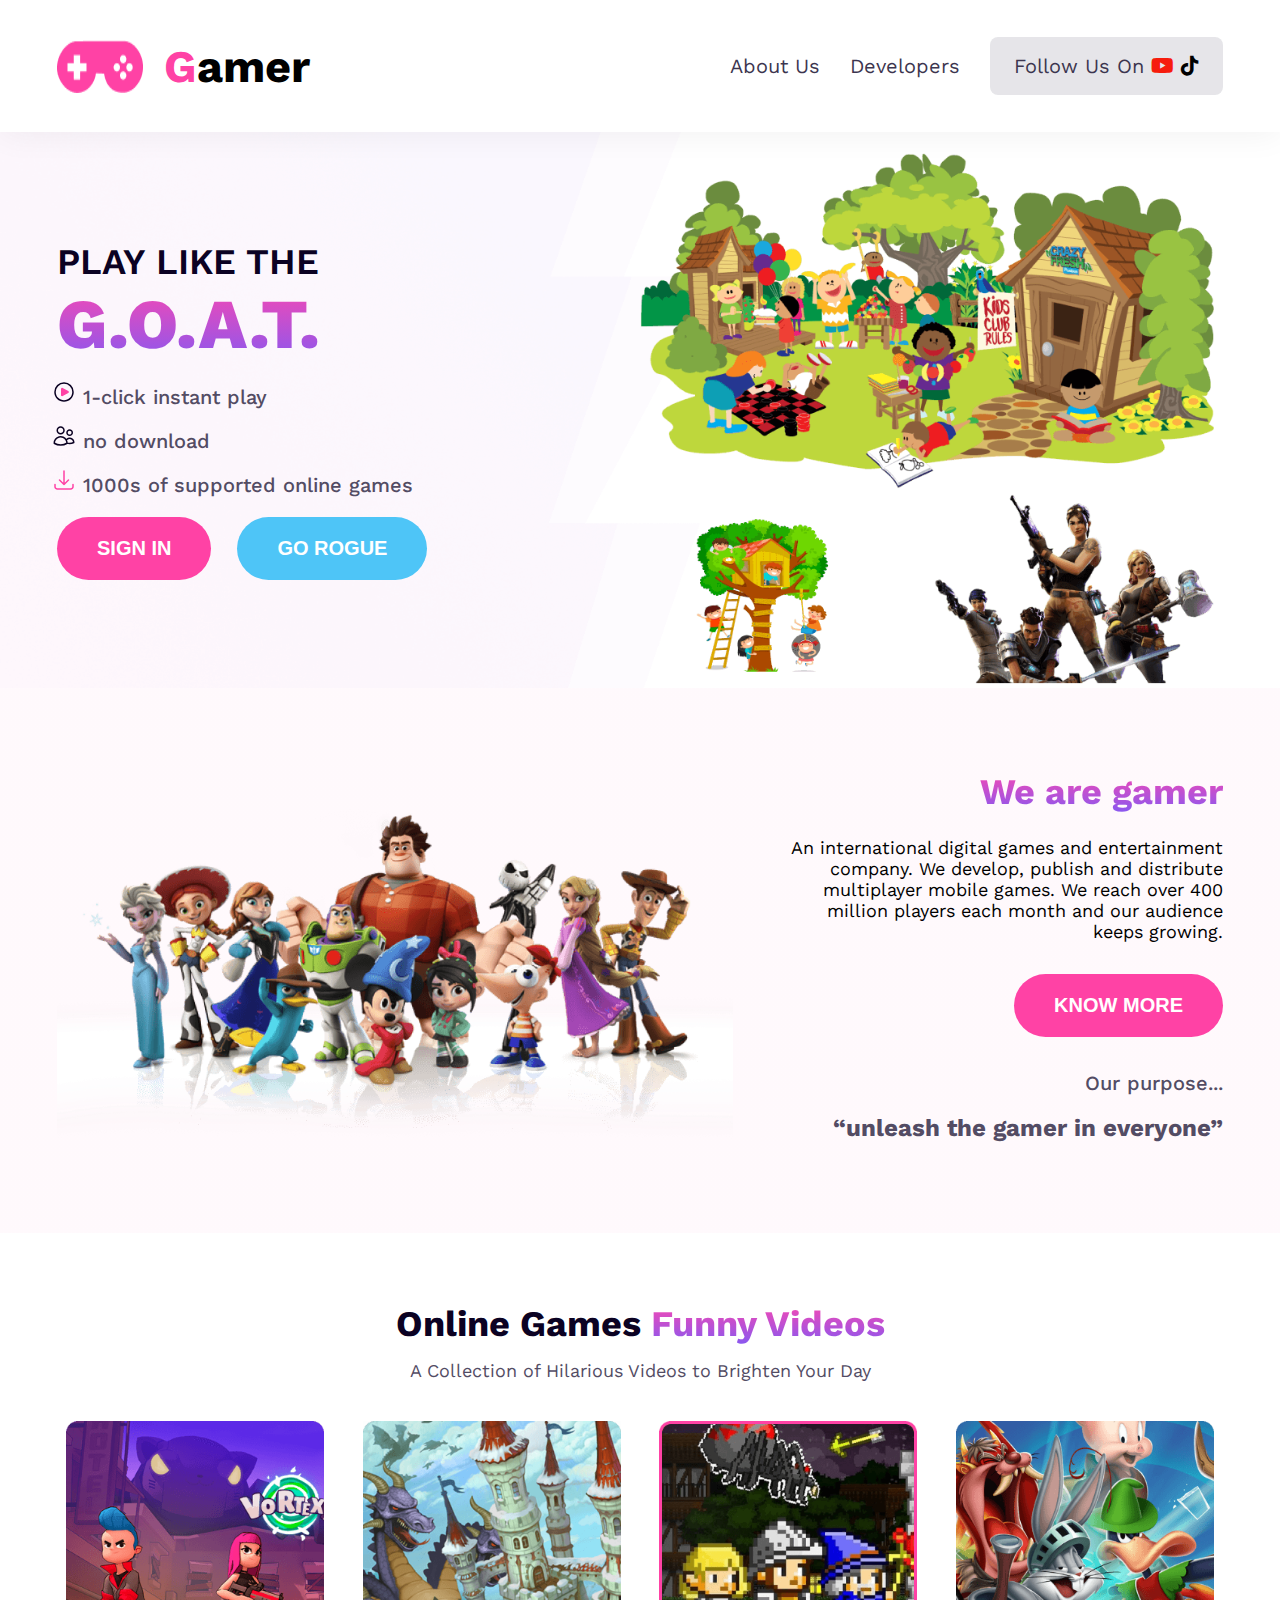
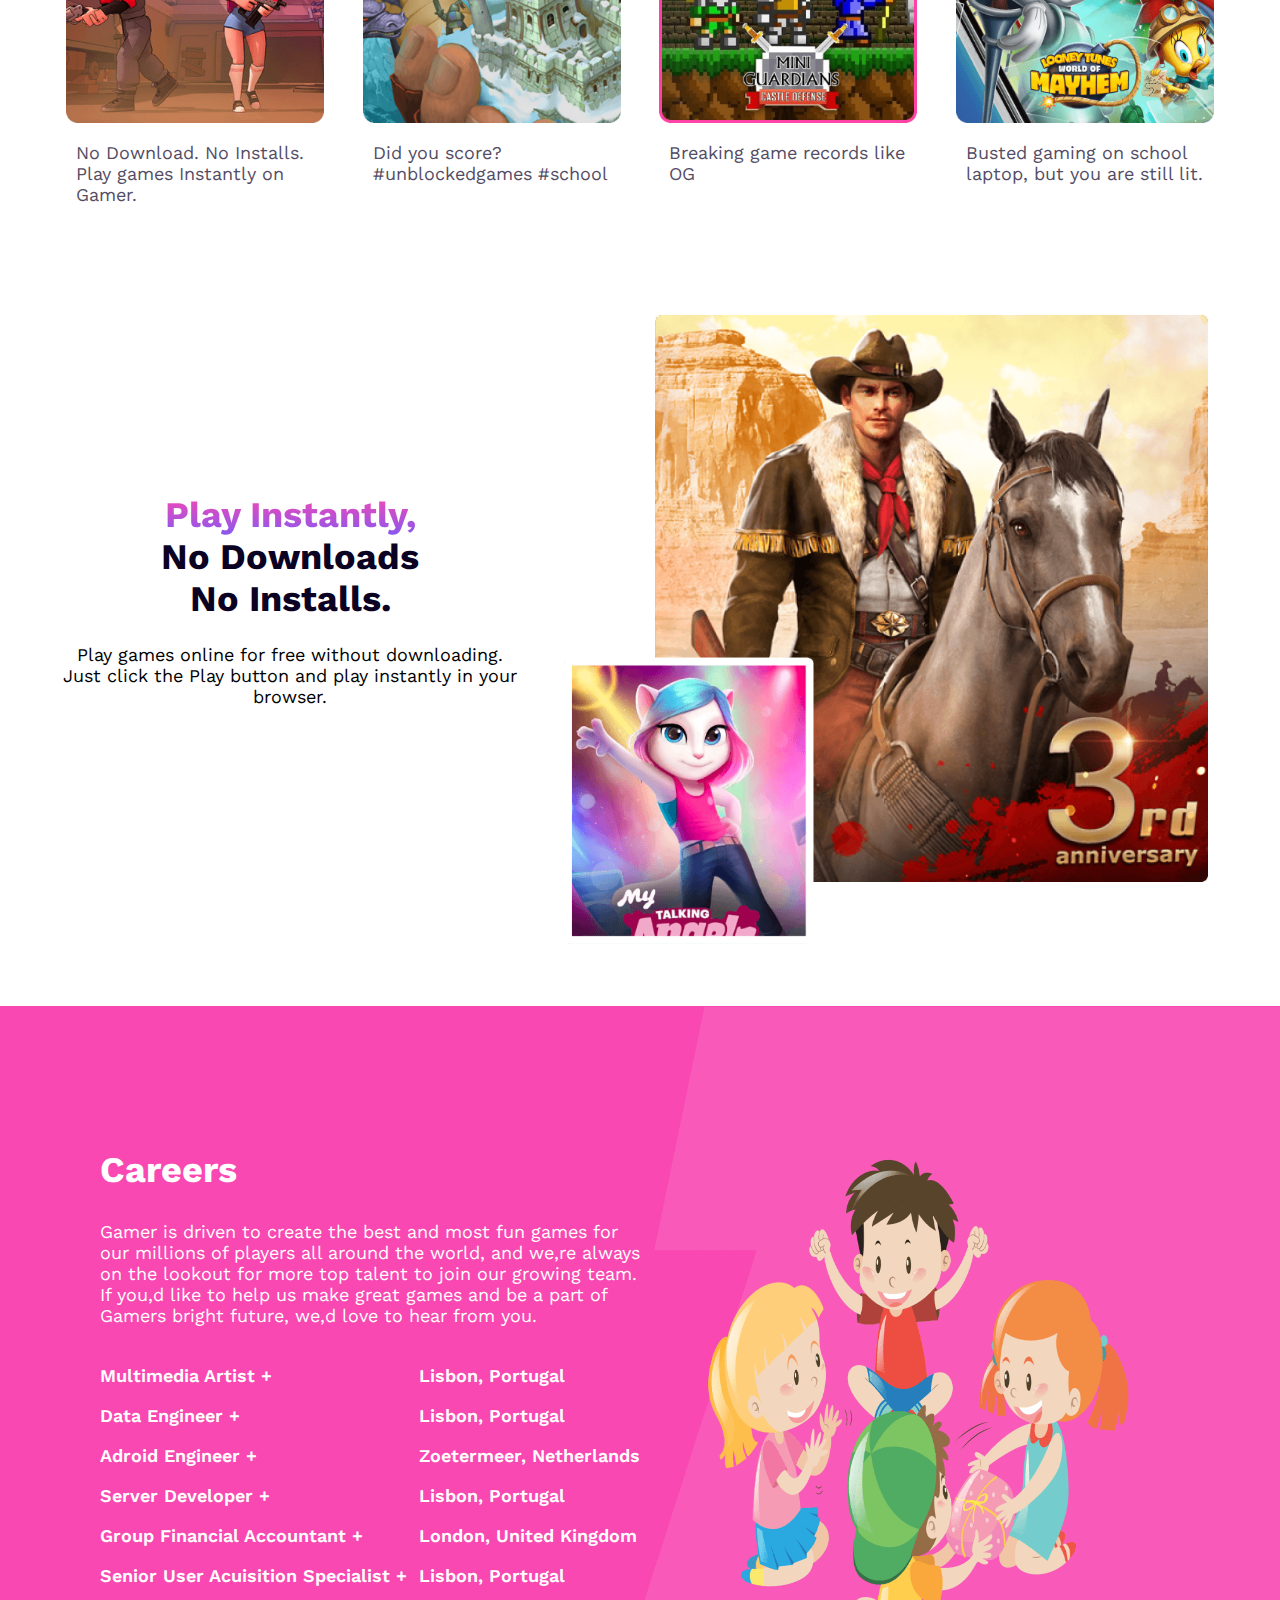
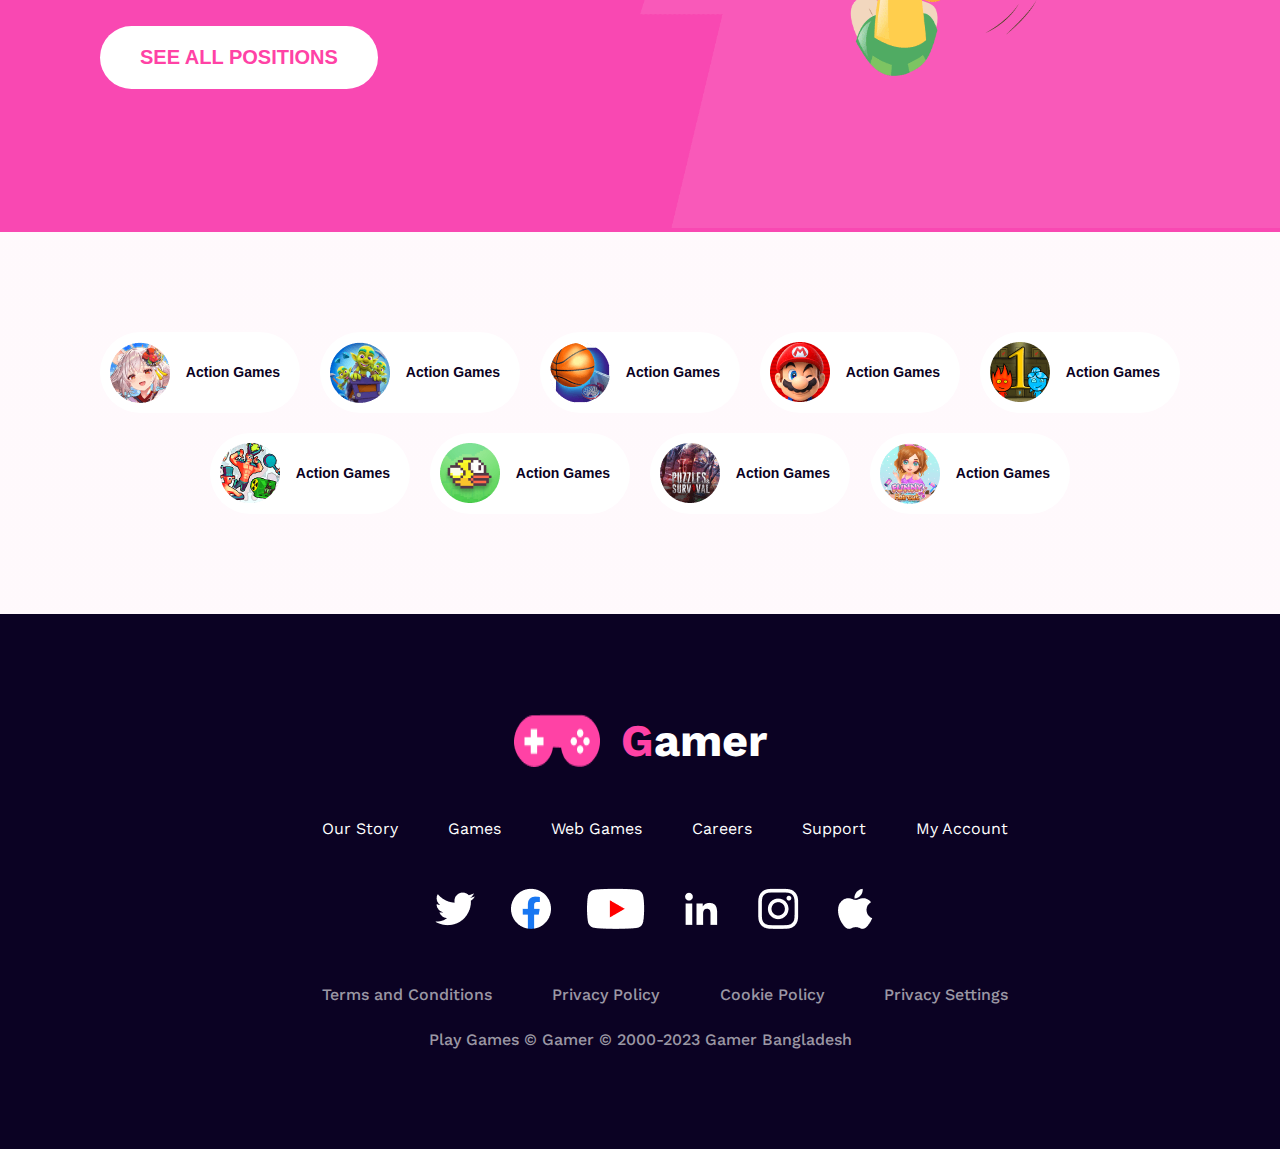
<file: index.html>
<!DOCTYPE html>
<html lang="en">
<head>
    <meta charset="UTF-8">
    <meta name="viewport" content="width=device-width, initial-scale=1.0">
    <title>Gamer</title>
    <link rel="icon" href="images/favicon.png" type="images">
    <link rel="stylesheet" href="css/game.css">
    <link rel="stylesheet" href="css/responsive.css">
    <link rel="stylesheet" href="https://cdnjs.cloudflare.com/ajax/libs/font-awesome/6.4.0/css/all.min.css">
</head>
<body>
    <!-- Start header section -->
    <header class="header-section">
        <div class="header-nav-container">
            <nav class="nav-container">
                <div class="logo">
                    <img src="images/gamer-logo.png" alt="">
                    <h2><span>G</span>amer</h2>
                </div>
                <ul class="nav-menu">
                    <li><a href="#">About Us</a></li>
                    <li><a href="#">Developers</a></li>
                    <li class="flow-us-btn"><a href="#">
                        Follow Us On
                        <i class="fa-brands fa-youtube"></i>
                        <i class="fa-brands fa-tiktok"></i>
                    </a></li>
                </ul>
            </nav>
        </div>
<!-- Start banner section -->
        <div class="banner-section">
            <div class="banner-container">
                <div class="banner-content">
                    <h3 class="section-title">Play Like The</h3>
                    <h1>G.O.A.T.</h1>
                    <ul class="item-rules">
                        <li>1-Click instant play</li>
                        <li>No Download</li>
                        <li>1000s of supported online games</li>
                    </ul>
                    <div class="btn-group">
                        <button class="btn-primary">Sign In</button>
                        <button class="btn-sea-blue">Go Rogue</button>
                    </div>
                </div>
                <div class="banner-img">
                    <img src="images/banner-img.png" alt="">
                </div>
            </div>
        </div>
    </header>
    <!-- Start Main Section -->
    <main class="main-section">
        <section class="we-are-gamer-section">
            <div class="we-are-gamer-container">
                <div class="we-are-gamer-content">
                    <h3 class="section-title"><span class="text-gradient">We are gamer</span>
                    </h3>
                    <p>An international digital games and entertainment company. We develop, publish and distribute multiplayer mobile games. We reach over 400 million players each month and our audience keeps growing.</p>
                    <button class="btn-primary">know more</button>
                    <div class="caption-title">
                        <p class="read-more">Our purpose...</p>
                        <h4 class="quote">“unleash the gamer in everyone”</h4>
                    </div>
                </div>
                <div class="we-are-gamer-img">
                    <img src="images/pngwing 4.png" alt="">
                </div>
            </div>
        </section>
        <!-- End here -->
        <section class="games-funny-videos">
            <h3 class="section-title">Online Games <span class="text-gradient">Funny Videos</span></h3>
            <p>A Collection of Hilarious Videos to Brighten Your Day</p>
            <div class="video-items">
                <div class="video-box">
                    <div class="video-box-container">
                        <div class="overlay-watch-icon">
                            
                            <div>
                                <img class="fa-youtubes" src="social-icons/youtube-watch.png" alt="">
                                <p>Watch Now</p>
                            </div>
                        </div>
                        <div class="watch-img">
                            <img src="images/Rectangle 4.png" alt="">
                        </div>
                        
                    </div>
                    <p class="video-caption">No Download. No Installs. Play games Instantly on Gamer.</p>
                </div>
          
                <div class="video-box">
                    <div class="video-box-container">
                        <div class="overlay-watch-icon">
                            
                            <div>
                                <img class="fa-youtubes" src="social-icons/youtube-watch.png" alt="">
                                <p>Watch Now</p>
                            </div>
                        </div>
                        <div class="watch-img">
                            <img src="images/Rectangle 5.png" alt="">
                        </div>
                        
                    </div>
                    <p class="video-caption">Did you score? #unblockedgames #school</p>
                </div>
          
                <div class="video-box">
                    <div class="video-box-container">
                        <div class="overlay-watch-icon">
                            
                            <div>
                                <img class="fa-youtubes" src="social-icons/youtube-watch.png" alt="">
                                <p>Watch Now</p>
                            </div>
                        </div>
                        <div class="watch-img">
                            <img src="images/Rectangle 7.png" alt="">
                        </div>
                        
                    </div>
                    <p class="video-caption">Breaking game records like OG</p>
                </div>
          
                <div class="video-box">
                    <div class="video-box-container">
                        <div class="overlay-watch-icon">
                            
                            <div>
                                <img class="fa-youtubes" src="social-icons/youtube-watch.png" alt="">
                                <p>Watch Now</p>
                            </div>
                        </div>
                        <div class="watch-img">
                            <img src="images/Rectangle 6.png" alt="">
                        </div>
                        
                    </div>
                    <p class="video-caption">Busted gaming on school laptop, but you are still lit.</p>
                </div>
                
            </div>
        </section>
        <!-- End first main section -->
        <section class="hero-section">
            <div class="hero-content">
                <h3 class="section-title"><span class="text-gradient">Play Instantly,</span><br>
                    No Downloads<br>
                    No Installs.
                </h3>
                <p>Play games online for free without downloading. Just click the Play button and play instantly in your browser.</p>
            </div>
            <div class="hero-img">
                <img src="images/Rectangle 55.png" alt="">
                <div class="inner-img">
                    <img src="images/Rectangle 66.png" alt="">
                </div>
            </div>
        </section>
        <!-- End here -->
        <section class="careers-section">
            <div class="careers-container">
                <div class="careers-content">
                    <h3 class="section-title">Careers</h3>
                    <p>Gamer is driven to create the best and most fun games for our millions of players all around the world, and we,re always on the lookout for more top talent to join our growing team. If you,d like to help us make great games and be a part of Gamers bright future, we,d love to hear from you.</p>
                    <div class="careers-skills-location">
                        <ul class="skills">
                            <li>Multimedia Artist +</li>
                            <li>Data Engineer +</li>
                            <li>Adroid Engineer +</li>
                            <li>Server Developer +</li>
                            <li>Group Financial Accountant +</li>
                            <li>Senior User Acuisition Specialist +</li>
                        </ul>
                        <ul class="locations">
                            <li>Lisbon, Portugal</li>
                            <li>Lisbon, Portugal</li>
                            <li>Zoetermeer, Netherlands</li>
                            <li>Lisbon, Portugal</li>
                            <li>London, United Kingdom</li>
                            <li>Lisbon, Portugal</li>
                        </ul>
                    </div>
                    
                    <button class="btn-white">See all positions</button>
               
                </div>
                <div class="careers-img">
                    <img src="images/career-img.png" alt="">
                </div>
            </div>
        </section>
        <!-- End here -->
        <section class="games-btn-link-section">
            <div class="btn-link-container">
                <button class="btn-game-link">
                    <img src="images/Rectangle 11.png" alt="">
                    <p>Action Games</p>
                </button>
                <button class="btn-game-link">
                    <img src="images/Rectangle 12.png" alt="">
                    <p>Action Games</p>
                </button>
                <button class="btn-game-link">
                    <img src="images/Rectangle 13.png" alt="">
                    <p>Action Games</p>
                </button>
                <button class="btn-game-link">
                    <img src="images/Rectangle 14.png" alt="">
                    <p>Action Games</p>
                </button>
                <button class="btn-game-link">
                    <img src="images/Rectangle 15.png" alt="">
                    <p>Action Games</p>
                </button>
                <button class="btn-game-link">
                    <img src="images/Rectangle 16.png" alt="">
                    <p>Action Games</p>
                </button>
                <button class="btn-game-link">
                    <img src="images/Rectangle 17.png" alt="">
                    <p>Action Games</p>
                </button>
                <button class="btn-game-link">
                    <img src="images/Rectangle 18.png" alt="">
                    <p>Action Games</p>
                </button>
                <button class="btn-game-link">
                    <img src="images/Rectangle 19.png" alt="">
                    <p>Action Games</p>
                </button>
            </div>
        </section>
    </main>
    <!-- Footer section -->
    <footer class="footer-section">
        <div class="footer-container">
            <div class="logo">
                <img src="images/gamer-logo.png" alt="">
                <h2><span>G</span>amer</h2>
            </div>
            <ul class="footer-menu footer-game-link-menu">
                <li><a href="#">Our Story</a></li>
                <li><a href="#">Games</a></li>
                <li><a href="#">Web Games</a></li>
                <li><a href="#">Careers</a></li>
                <li><a href="#">Support</a></li>
                <li><a href="#">My Account</a></li>
            </ul>
            <div class="social-icon">
                <img src="social-icons/twitter 1.png" alt="">
                <img src="social-icons/facebook 1.png" alt="">
                <img src="social-icons/youtube.png" alt="">
                <img src="social-icons/linkedin 1.png" alt="">
                <img src="social-icons/instagram 1.png" alt="">
                <img src="social-icons/apple 1.png" alt="">
            </div>
            <ul class="footer-menu terms-and-condition-menu">
                <li><a href="#">Terms and Conditions</a></li>
                <li><a href="#">Privacy Policy</a></li>
                <li><a href="#">Cookie Policy</a></li>
                <li><a href="#">Privacy Settings</a></li>
            </ul>
            <p>Play Games &copy; Gamer &copy; 2000-2023 Gamer Bangladesh</p>
        </div>
    </footer>
</body>
</html>
</file>
<file: css/game.css>
@import url('https://fonts.googleapis.com/css2?family=Work+Sans:wght@200;300;400;500;600;700;800&display=swap');
/* Global Styles */
*{
    margin: 0;
    padding: 0;
    box-sizing: border-box;
}

/* Shared Styles */
body{
    font-family: 'Work Sans', sans-serif;
    font-size: 18px;
}
:root{
    --linear: #FF42A5;
    --btn-sea-blue: #4EC5F7;
    --container-margin: 0 auto;
    --primary-font-size: 20px;
    --primary-text-color: #534C64;
    --secondary-text-color: #3C354F;
    --container-width: 1166px;
    /* --container-width: 1024px; */
    /* --container-width: 1440px; */
}
a{
    text-decoration: none;
    font-size: var(--primary-font-size);
}
.btn-primary,.btn-sea-blue,.btn-white{
    padding: 20px 40px;
    color: #FFF;
    font-size: 20px;
    font-weight: 600;
    text-transform: uppercase;
    border-radius: 48px;
    background: var(--linear);
    border: none;
    transition: 0.5s;
    cursor: pointer;
}
.btn-primary:hover,.btn-sea-blue:hover{
    opacity: 0.7;
}
.btn-sea-blue{
    border-radius: 48px;
    background: var(--btn-sea-blue);
    margin-left: 20px;
}
.btn-white{
    background: white;
    color: #ff42a5;
}
.text-gradient{
    background: linear-gradient(180deg, #F948B2 0%, #8758F1 100%);
    background-clip: text;
    -webkit-background-clip: text;
    -webkit-text-fill-color: transparent;
}
.section-title{
    color: #0B0223;
    font-size: 36px;
    font-weight: 700;
}
/* Header section styles */
.header-nav-container{
    padding-top: 37px;
    padding-bottom: 37px;
    background: #FFF;
    box-shadow: 0px 4px 30px 0px rgba(0, 0, 0, 0.05);
}
.nav-container{
    max-width: var(--container-width);
    margin: var(--container-margin);
    display: flex;
    justify-content: space-between;
    align-items: center;
}
.nav-container .logo{
    display: flex;
    vertical-align: center;
}
.nav-container .logo img{
    margin-right: 20px;
}
.nav-container .logo h2{
    font-size: 45px;
    font-weight: 700;
}
.nav-container .logo h2 > span{
    color: var(--linear);
}

.nav-menu{
    display: flex;
    align-items: center;
}
.nav-menu li{
    list-style: none;
    margin-left: 30px;
}
.nav-menu li a{
    color: var(--secondary-text-color);
}
.nav-menu .flow-us-btn{
    border-radius: 8px;
    background: rgba(11, 2, 35, 0.10);
    padding: 17px 24px;
}
.nav-menu .flow-us-btn a .fa-youtube{
    color: #F61C0D;
}
.nav-menu .flow-us-btn a .fa-tiktok{
    color: #000;
    outline-color: #08FFF9;
}

/* Banner section styles */
.banner-section{
    background-image: url('../images/banner-sec-img.png');
    background-position: left bottom;
    background-repeat: no-repeat;
    background-size: contain;
}
.banner-container{
    display: flex;
    max-width: var(--container-width);
    align-items: center;
    justify-content: center;
    margin: var(--container-margin);
}
.banner-content{
    width: 50%;
}
.banner-content h3{
    font-weight: 600;
    text-transform: uppercase;
}
.banner-content h1{
    font-family: Work Sans;
    font-size: 70px;
    font-weight: 800;
    text-transform: uppercase;
    background: linear-gradient(180deg, #F948B2 0%, #8758F1 100%);
    background-clip: text;
    -webkit-background-clip: text;
    -webkit-text-fill-color: transparent;
}
.banner-content .item-rules{
    margin-left: 26px;
}
.banner-content .item-rules li{
    color: var(--primary-text-color);
    font-size: 20px;
    font-weight: 500;
    margin: 15px 0px;
    text-transform: lowercase;
}
.banner-content .item-rules li:nth-child(1){
    list-style-image: url('../svg-icons/banner-icon-1.svg');
}
.banner-content .item-rules li:nth-child(2){
    list-style-image: url('../svg-icons/banner-icon-2.svg');
}
.banner-content .item-rules li:nth-child(3){
    list-style-image: url('../svg-icons/banner-icon-3.svg');
}
.banner-content .btn-group{
    margin-top: 20px;
}
.banner-img{
    width: 50%;
}
.banner-img img{
    width: 100%;
}
/* Main section */
/* We are gamer section */
.we-are-gamer-section{
    background: linear-gradient(90deg, rgba(255, 66, 165, 0.03) 0%, rgba(255, 66, 165, 0.03) 100%);
}
.we-are-gamer-container{
    display: flex;
    flex-direction: row-reverse;
    justify-content: space-between;
    align-items: center;
    max-width: var(--container-width);
    margin: var(--container-margin);
    padding: 80px 0px;
    gap: 40px;
}
.we-are-gamer-content{
    width: 40%;
    text-align: right;
}
.we-are-gamer-content h3{
    margin-bottom: 24px;
}
.we-are-gamer-content button{
    margin-top: 32px;
    margin-bottom: 24px;
}
.caption-title p{
    color: var(--primary-text-color);
    font-size: 20px;
    font-weight: 500;
    line-height: 45px;
}
.caption-title h4{
    color: var(--primary-text-color);
    font-size: 24px;
    font-weight: 700;
    line-height: 45px;
}

.we-are-gamer-img{
    width: 60%;
}
.we-are-gamer-img img{
    width: 100%;
}
/* Games Funny video watch styles section */
.games-funny-videos{
    max-width: var(--container-width);
    margin: var(--container-margin);
    margin-top: 70px;
    margin-bottom: 70px;
    text-align: center;
}
.games-funny-videos h3{
    font-weight: 700;
}

.games-funny-videos p{
    margin-top: 15px;
    margin-bottom: 40px;
    color: var(--primary-text-color);
} 

.video-items{
    display: flex;
    gap: 20px;
    justify-content: space-around;
}
.video-box{
    width: 258px;
}
.video-box-container{
    width: 258px;
    position: relative;
    border-radius: 10px;
    transition: .2s;
}
.watch-img img{
    width: 100%;
}
.overlay-watch-icon{
    position: absolute;
    top: 0;
    bottom: 0;
    left: 0;
    right: 0;
    height: 98%;
    width: 100%;
    opacity: 0;
    transition: .3s ease;
}
.overlay-watch-icon .fa-youtubes, .overlay-watch-icon p{
    color: white;
    position: absolute;
    top: 45%;
    left: 50%;
    transform: translate(-50%, -50%);
    -ms-transform: translate(-50%, -50%);
    text-align: center;
}
.overlay-watch-icon p{
    margin-top: 50px;
    color: #FF42A5;
}
.overlay-watch-icon .fa-youtubes{
    font-size: 50px;
    color: white;
}
.video-box-container:hover .overlay-watch-icon{
    opacity: 1;
    text-align: center;
    background-color: rgba(128, 128, 128, 0.37);
    cursor: pointer;
    color: #ff42a5;
    font-weight: bold;
    border-radius: 10px;
}
.video-box p{
    padding: 0px 10px;
    text-align: left;
}
/* Hero section styles */
.hero-section{
    max-width: var(--container-width);
    margin: var(--container-margin);
    margin-bottom: 120px;
    text-align: center;
    display: flex;
    align-items: center;
    justify-content: space-between;
    gap: 50px;
}
.hero-content{
    width: 40%;
}
.hero-content p{
   padding-top: 24px;
}
.hero-img{
    width: 50%;
    position: relative;
}
.hero-img > img{
    width: 95%;
}
.hero-img .inner-img{
    position: absolute;
    top: 60%;
    left: -13%;
}
.inner-img img{
    width: 250px;
}
/* Careers section styles */
.careers-section{
    background-color: #F948B2;
}
.careers-container{
    display: flex;
    justify-content: space-between;
    align-items: center;
}
.careers-content{
    width: 50%;
    padding-left: 100px;
    color: #FFF;
}
.careers-content .section-title{
    color: #FFF;
    margin-bottom: 30px;
}
.careers-skills-location{
    display: flex;
    justify-content: space-between;
}
.careers-skills-location ul{
    font-weight: 600;
    line-height: 40px; 
    list-style-type: none;
    margin-top: 30px;
    margin-bottom: 30px;
}
.careers-img{
    width: 50%;
}
.careers-img img{
    width: 100%;
   height: 822px;
}

/* Game link button section styles */
.games-btn-link-section{
    background: linear-gradient(90deg, rgba(255, 66, 165, 0.03) 0%, rgba(255, 66, 165, 0.03) 100%);
}
.btn-link-container{
    padding:100px 0px;
    max-width: var(--container-width);
    margin:var(--container-margin);
    display: flex;
    justify-content: center;
    flex-wrap: wrap;
    gap: 20px;
}
.btn-game-link{
    border-radius: 50px;
    background: #FFF;
    padding: 10px 10px;
    padding-right: 20px;
    border: none;
    display: flex;
    align-items: center;
    justify-content: space-between;
    width: 200px;
}
.btn-game-link p{
    color: #0B0223;
    font-size: 14px;
    font-weight: 600;
}
.btn-game-link:hover{
    border-radius: 50px;
    border: 2px solid #FF42A5;
    cursor: pointer;
    padding: 8px 8px;
    padding-right: 18px;
}
.btn-game-link:hover p{
    color: #FF42A5;
}

/* Footer section */
.footer-section{
    display: flex;
    justify-content: center;
    background: #0B0223;
    color: #fff;
}
.footer-container{
    padding:100px 0px;
    max-width: var(--container-width);
    /* margin: var(--container-margin); */
    text-align: center;
}
.footer-container .logo{
    display: flex;
    justify-content: center;
}
.footer-container .logo img{
    margin-right: 20px;
}
.footer-container .logo h2{
    font-size: 45px;
    font-weight: 700;
}
.footer-container .logo h2 span{
    color: #ff42a5;
}
.footer-menu{
    display: flex;
    justify-content: space-between;
}
.footer-menu li{
    list-style: none;
    margin-left: 50px;
    margin-top: 50px;
    margin-bottom: 50px;
}
.footer-menu li a{
    color: #fff;
    font-size: 16px;
}
.social-icon img{
    margin-left: 30px;
}
.terms-and-condition-menu li a,.footer-container p{
    color: rgba(255, 255, 255, 0.60);
    font-size: 16px;
    font-weight: 500;
    margin-top: -24px;
}
</file>
<file: css/responsive.css>
/* Tablet Device  */
@media screen and (max-width: 768px){
    /* Header nav menu styles */
    .btn-sea-blue{
        margin-left: 0px;
    }
    .nav-container{
        flex-direction: column;
    }
    .nav-container .logo{
        margin-bottom: 20px;
    }
    .banner-container{
        padding: 20px 20px;
    }
    .we-are-gamer-content{
        text-align: left;
    }
    .video-items{
        flex-wrap: wrap;
        flex-grow: 1;
    }
    /* .careers-section{
        margin-top: 150px;
    } */
      .careers-container{
        padding: 50px 0px;
      }
      .careers-skills-location{
        flex-direction: column;
      }
    .footer-menu li:first-child{
        margin-left: 0px;
    }

}


/* Large Mobile Devices */
@media screen and (max-width: 576px){
    /* Header nav menu styles */
    .nav-container, .nav-menu,.video-items,.careers-container,.careers-skills-location, .hero-section, .footer-section{
        flex-direction: column;
    }
    .nav-menu li{
        margin: 30px 0px;
    }
    .banner-section{
        background-image: none;
    }
    .banner-container{
        flex-direction: column-reverse;
        padding: 20px 20px;
    }
    .banner-content{
        background-image: url('../images/banner-sec-img.png');
        background-position: left bottom;
        background-repeat: no-repeat;
        background-size: 100% 100%;
        margin-top: 10px;
        padding: 70px 20px;
        border-top-left-radius: 8px;
        border-bottom-left-radius: 8px;
    }
    .banner-content, .banner-img{
        width: 100%;
    }
    .banner-content h3{
        font-size: 24px;
    }
    .banner-content h1{
        font-size: 32px;
    }
    .banner-content .item-rules li{
        font-size: 16px;
        font-weight: normal;
    }
   .btn-group .btn-primary{
        margin-bottom: 20px;
   }
    .btn-primary,.btn-sea-blue{
        padding: 18px 30px;
        font-size: 16px;
        font-weight: normal;

    }
    /* Main section */
    /* Games Funny video watch styles section */
    .video-box{
        width: 100%;
    }
    .video-box-container{
        width: 100%;
    }
    .games-funny-videos{
        padding: 0px 40px;
    }
    .video-box .video-caption{
        text-align: center;
    }
    .video-box:hover .overlay-watch-icon{
        height: 99%;
    }
  /* hero section */
  .hero-section{
    padding: 0px 40px;
  }
  .hero-content,.hero-img{
    width: 100%;
  }
  .hero-img .inner-img{
    left: -36%;
  }
  .hero-img .inner-img img{
    width: 40%;
  }
  /* Career section styles */
  .careers-container{
    padding: 20px;
}
  .careers-content{
    width: 100%;
    padding-left: 0px;
  }
  .careers-img{
    width: 100%;
  }
  .careers-img img{
    margin-top: 30px;
    height: 400px;
  }
  /* Games button group styles */
  .games-btn-link-section{
    margin-top: 0px;
  }


  /* footer styles */
  .footer-container{
    padding: 40px;
  }
  .footer-menu{
    flex-wrap: wrap;
  }
    .footer-menu li{
        margin-top: 20px;
        margin-bottom: 20px;
        margin-left: 10px;
    }
    .social-icon img{
        margin: 10px;
    }
    .terms-and-condition-menu li a,.footer-container p{
        margin-top: 0px;
    }
    .we-are-gamer-container{
        flex-direction: column-reverse;
        padding: 50px 30px;
    }
    .we-are-gamer-content{
        width: 100%;
        text-align: center;
    }
    .we-are-gamer-img{
        width: 100%;
    }
}
</file>
